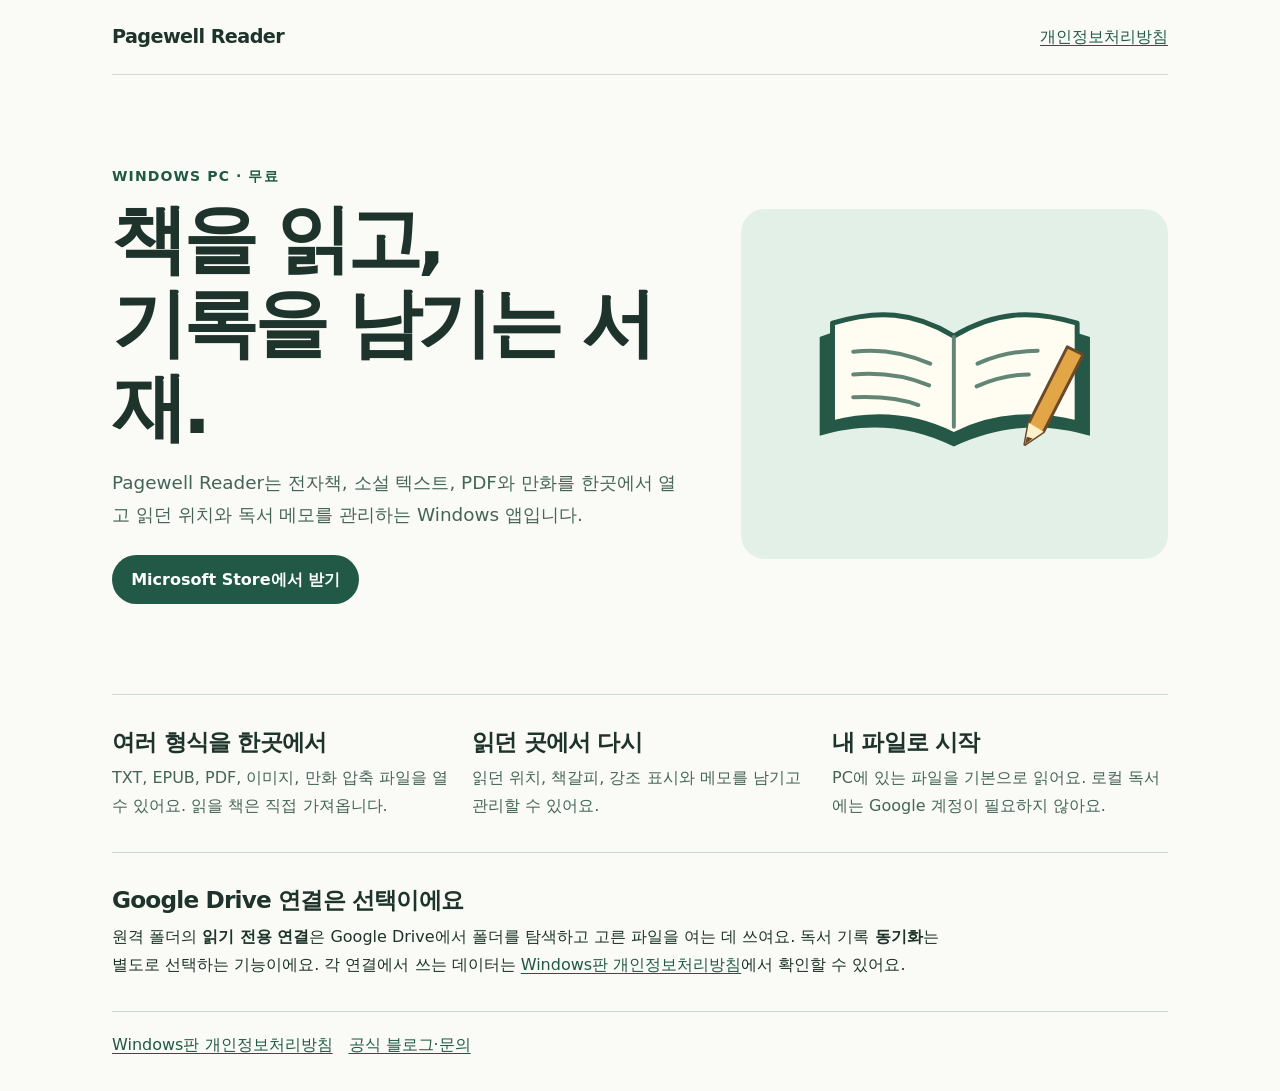
<file: index.html>
<!doctype html>
<html lang="ko"><head><meta charset="utf-8"><meta name="viewport" content="width=device-width,initial-scale=1"><meta name="description" content="Pagewell Reader는 Windows에서 전자책, 문서, 만화를 열고 읽던 위치와 독서 메모를 관리하는 무료 앱입니다."><title>Pagewell Reader for Windows</title><link rel="stylesheet" href="style.css"></head>
<body><header><a class="brand" href="./">Pagewell Reader</a><nav aria-label="사이트 메뉴"><a href="privacy.html">개인정보처리방침</a></nav></header>
<main><section class="hero"><div><p class="label">Windows PC · 무료</p><h1>책을 읽고,<br>기록을 남기는 서재.</h1><p class="intro">Pagewell Reader는 전자책, 소설 텍스트, PDF와 만화를 한곳에서 열고 읽던 위치와 독서 메모를 관리하는 Windows 앱입니다.</p><div class="actions"><a class="button" href="https://apps.microsoft.com/detail/9N9WVJ87WN8H">Microsoft Store에서 받기</a></div></div>
<div class="illustration" aria-hidden="true"><svg viewBox="0 0 320 240" fill="none" xmlns="http://www.w3.org/2000/svg"><path d="M23 72c41-17 91-17 136 9 44-26 91-26 138-9v100c-45-13-89-12-138 11-46-23-93-24-136-11V72Z" fill="#255846"/><path d="M36 58c45-14 82-12 123 13 42-25 79-27 125-13v101c-45-11-86-8-125 12-40-20-80-23-123-12V58Z" fill="#fffdf1" stroke="#255846" stroke-width="5" stroke-linejoin="round"/><path d="M159 72v91M57 87c23-3 48-1 78 12m-78 11c24-2 50 0 77 11m-77 12c24-1 48 1 66 8m60-42c20-9 41-13 61-13m-62 36c21-9 39-12 53-12" stroke="#638575" stroke-width="4" stroke-linecap="round"/><path d="m235 159 39-77 16 8-40 78-19 13 4-22Z" fill="#e3a646" stroke="#6b4a2c" stroke-width="3" stroke-linejoin="round"/><path d="m235 159 15 9-19 13 4-22Z" fill="#fff0ca"/><path d="m233 173-2 8 8-6" fill="#6b4a2c"/></svg></div></section>
<section class="features" aria-label="주요 기능"><article><h2>여러 형식을 한곳에서</h2><p>TXT, EPUB, PDF, 이미지, 만화 압축 파일을 열 수 있어요. 읽을 책은 직접 가져옵니다.</p></article><article><h2>읽던 곳에서 다시</h2><p>읽던 위치, 책갈피, 강조 표시와 메모를 남기고 관리할 수 있어요.</p></article><article><h2>내 파일로 시작</h2><p>PC에 있는 파일을 기본으로 읽어요. 로컬 독서에는 Google 계정이 필요하지 않아요.</p></article></section>
<section class="optional"><h2>Google Drive 연결은 선택이에요</h2><p>원격 폴더의 <strong>읽기 전용 연결</strong>은 Google Drive에서 폴더를 탐색하고 고른 파일을 여는 데 쓰여요. 독서 기록 <strong>동기화</strong>는 별도로 선택하는 기능이에요. 각 연결에서 쓰는 데이터는 <a href="privacy.html#google">Windows판 개인정보처리방침</a>에서 확인할 수 있어요.</p></section></main>
<footer><a href="privacy.html">Windows판 개인정보처리방침</a><a href="https://blog.naver.com/pagewell">공식 블로그·문의</a></footer></body></html>
</file>
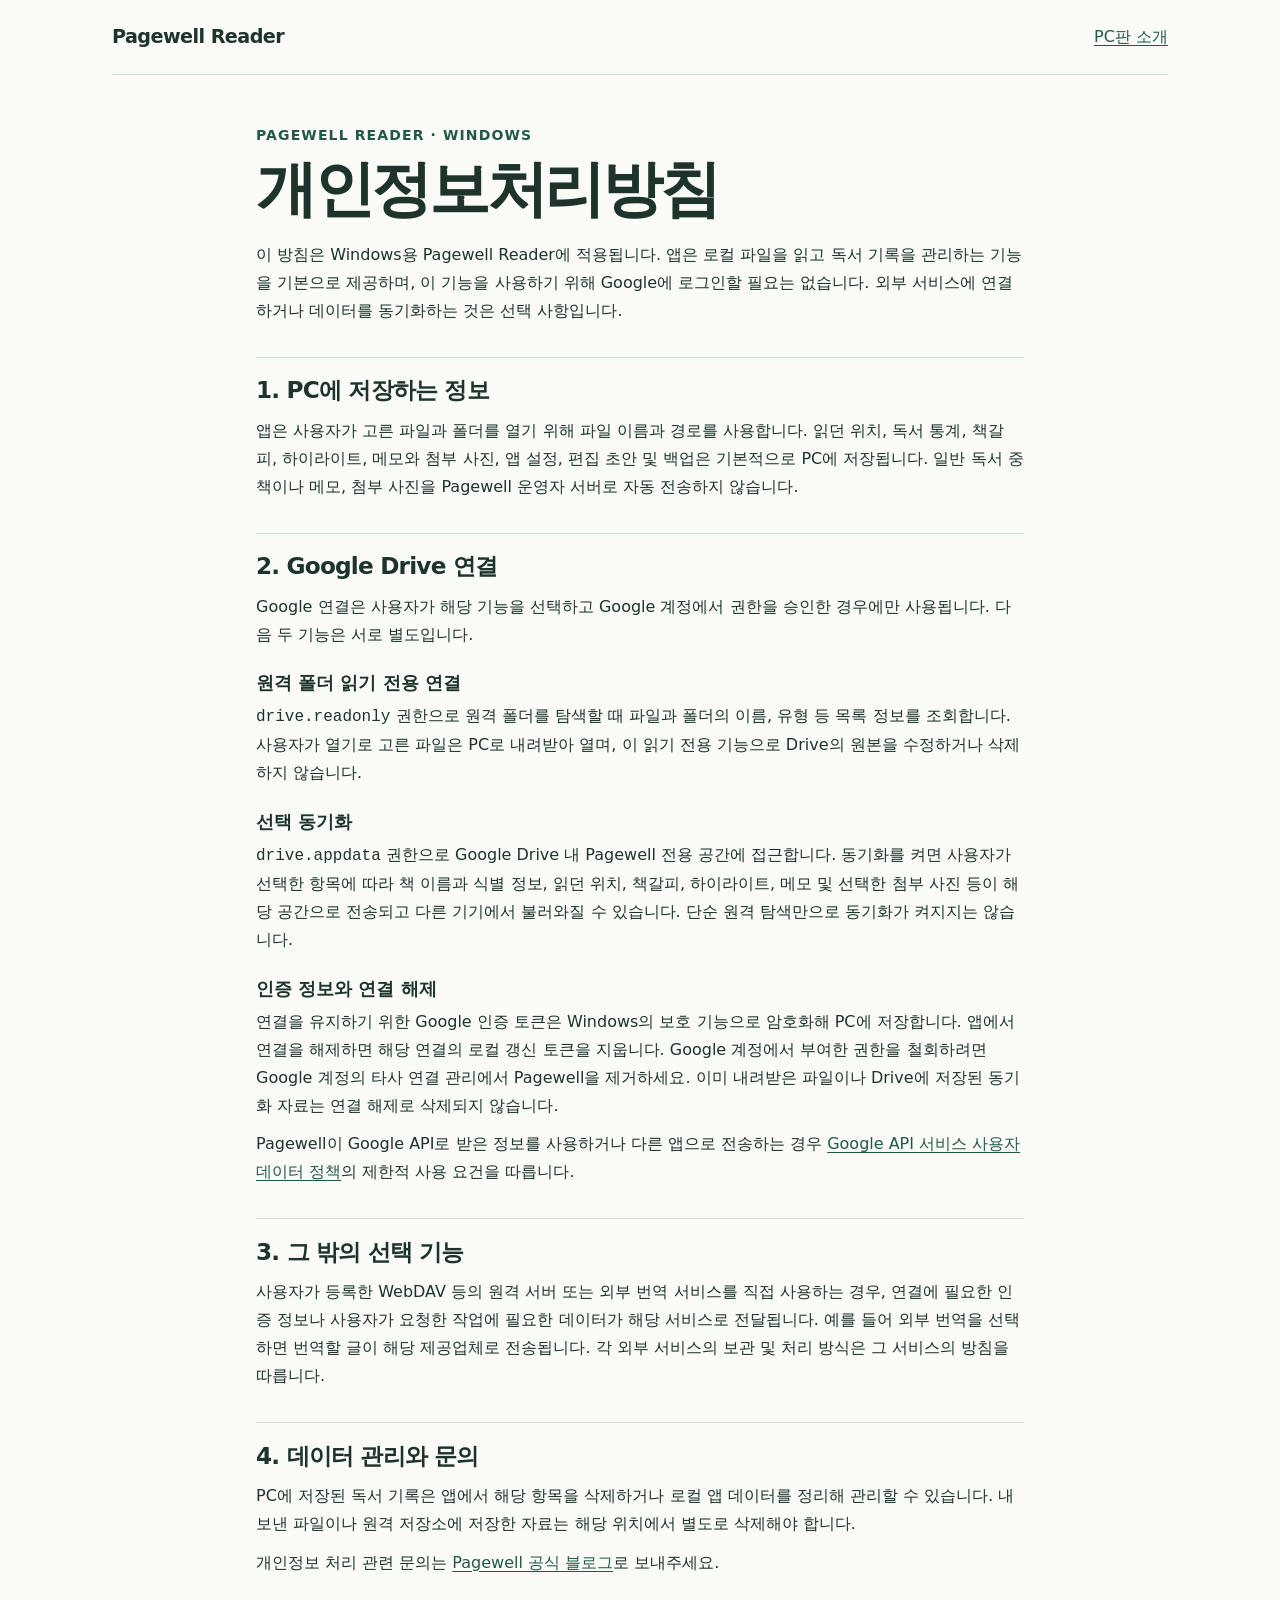
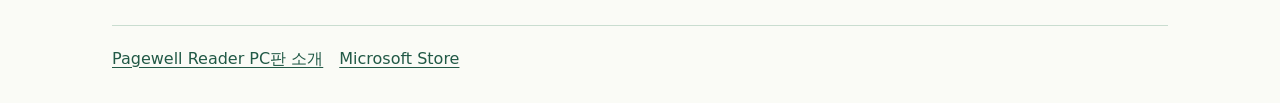
<file: privacy.html>
<!doctype html>
<html lang="ko"><head><meta charset="utf-8"><meta name="viewport" content="width=device-width,initial-scale=1"><meta name="description" content="Pagewell Reader Windows판의 개인정보처리방침입니다."><title>Windows판 개인정보처리방침 | Pagewell Reader</title><link rel="stylesheet" href="style.css"></head>
<body><header><a class="brand" href="./">Pagewell Reader</a><nav aria-label="사이트 메뉴"><a href="./">PC판 소개</a></nav></header>
<main class="policy"><p class="label">Pagewell Reader · Windows</p><h1>개인정보처리방침</h1>
<p>이 방침은 Windows용 Pagewell Reader에 적용됩니다. 앱은 로컬 파일을 읽고 독서 기록을 관리하는 기능을 기본으로 제공하며, 이 기능을 사용하기 위해 Google에 로그인할 필요는 없습니다. 외부 서비스에 연결하거나 데이터를 동기화하는 것은 선택 사항입니다.</p>
<h2>1. PC에 저장하는 정보</h2><p>앱은 사용자가 고른 파일과 폴더를 열기 위해 파일 이름과 경로를 사용합니다. 읽던 위치, 독서 통계, 책갈피, 하이라이트, 메모와 첨부 사진, 앱 설정, 편집 초안 및 백업은 기본적으로 PC에 저장됩니다. 일반 독서 중 책이나 메모, 첨부 사진을 Pagewell 운영자 서버로 자동 전송하지 않습니다.</p>
<h2 id="google">2. Google Drive 연결</h2><p>Google 연결은 사용자가 해당 기능을 선택하고 Google 계정에서 권한을 승인한 경우에만 사용됩니다. 다음 두 기능은 서로 별도입니다.</p>
<h3>원격 폴더 읽기 전용 연결</h3><p><code>drive.readonly</code> 권한으로 원격 폴더를 탐색할 때 파일과 폴더의 이름, 유형 등 목록 정보를 조회합니다. 사용자가 열기로 고른 파일은 PC로 내려받아 열며, 이 읽기 전용 기능으로 Drive의 원본을 수정하거나 삭제하지 않습니다.</p>
<h3>선택 동기화</h3><p><code>drive.appdata</code> 권한으로 Google Drive 내 Pagewell 전용 공간에 접근합니다. 동기화를 켜면 사용자가 선택한 항목에 따라 책 이름과 식별 정보, 읽던 위치, 책갈피, 하이라이트, 메모 및 선택한 첨부 사진 등이 해당 공간으로 전송되고 다른 기기에서 불러와질 수 있습니다. 단순 원격 탐색만으로 동기화가 켜지지는 않습니다.</p>
<h3>인증 정보와 연결 해제</h3><p>연결을 유지하기 위한 Google 인증 토큰은 Windows의 보호 기능으로 암호화해 PC에 저장합니다. 앱에서 연결을 해제하면 해당 연결의 로컬 갱신 토큰을 지웁니다. Google 계정에서 부여한 권한을 철회하려면 Google 계정의 타사 연결 관리에서 Pagewell을 제거하세요. 이미 내려받은 파일이나 Drive에 저장된 동기화 자료는 연결 해제로 삭제되지 않습니다.</p>
<p>Pagewell이 Google API로 받은 정보를 사용하거나 다른 앱으로 전송하는 경우 <a href="https://developers.google.com/terms/api-services-user-data-policy">Google API 서비스 사용자 데이터 정책</a>의 제한적 사용 요건을 따릅니다.</p>
<h2>3. 그 밖의 선택 기능</h2><p>사용자가 등록한 WebDAV 등의 원격 서버 또는 외부 번역 서비스를 직접 사용하는 경우, 연결에 필요한 인증 정보나 사용자가 요청한 작업에 필요한 데이터가 해당 서비스로 전달됩니다. 예를 들어 외부 번역을 선택하면 번역할 글이 해당 제공업체로 전송됩니다. 각 외부 서비스의 보관 및 처리 방식은 그 서비스의 방침을 따릅니다.</p>
<h2>4. 데이터 관리와 문의</h2><p>PC에 저장된 독서 기록은 앱에서 해당 항목을 삭제하거나 로컬 앱 데이터를 정리해 관리할 수 있습니다. 내보낸 파일이나 원격 저장소에 저장한 자료는 해당 위치에서 별도로 삭제해야 합니다.</p><p>개인정보 처리 관련 문의는 <a href="https://blog.naver.com/pagewell">Pagewell 공식 블로그</a>로 보내주세요.</p></main>
<footer><a href="./">Pagewell Reader PC판 소개</a><a href="https://apps.microsoft.com/detail/9N9WVJ87WN8H">Microsoft Store</a></footer></body></html>
</file>
<file: style.css>
:root{color-scheme:light;--ink:#1d332b;--muted:#456459;--mint:#e2f0e8;--paper:#fafbf6;--rule:#c9ddd0;--green:#215946}
*{box-sizing:border-box}body{margin:0;color:var(--ink);background:var(--paper);font:1rem/1.75 system-ui,"Malgun Gothic",sans-serif}a{color:var(--green);text-underline-offset:.2em}a:focus-visible{outline:3px solid #317a64;outline-offset:4px}h1,h2,h3,p{margin:0}header,main,footer{width:min(100% - 2.5rem,66rem);margin-inline:auto}header{display:flex;justify-content:space-between;gap:1rem;align-items:center;padding:1.25rem 0;border-bottom:1px solid var(--rule)}.brand{font-size:1.2rem;font-weight:800;letter-spacing:-.03em;color:var(--ink);text-decoration:none}nav{display:flex;flex-wrap:wrap;gap:.5rem 1.25rem}.label{font-size:.875rem;letter-spacing:.08em;color:var(--green);font-weight:750;text-transform:uppercase}.hero{display:grid;grid-template-columns:1.14fr .86fr;gap:clamp(1.5rem,5vw,4.5rem);align-items:center;padding:clamp(2.5rem,7vw,6rem) 0}h1{font-size:clamp(2.5rem,6vw,4.7rem);line-height:1.12;letter-spacing:-.055em;margin:.5rem 0 1.1rem}.intro{font-size:1.15rem;color:var(--muted);max-width:39rem}.actions{display:flex;gap:.8rem 1.1rem;flex-wrap:wrap;align-items:center;margin-top:1.5rem}.button{display:inline-block;padding:.65rem 1.2rem;border-radius:2rem;background:var(--green);color:#fff;text-decoration:none;font-weight:700}.illustration{border-radius:1.5rem;aspect-ratio:1.22;display:grid;place-items:center;background:var(--mint);overflow:hidden}.illustration svg{width:74%;height:auto}.features{display:grid;grid-template-columns:repeat(3,1fr);gap:1.5rem;padding:2rem 0;border-block:1px solid var(--rule)}h2{font-size:1.45rem;line-height:1.3;letter-spacing:-.035em}h3{font-size:1.12rem;margin:1.15rem 0 .25rem}.features p{margin-top:.45rem;color:var(--muted)}.optional{padding:2rem 0}.optional p{margin-top:.5rem;max-width:52rem}.policy{max-width:48rem;padding:3rem 0}.policy h1{font-size:clamp(2.1rem,5.4vw,3.8rem)}.policy h2{margin:2rem 0 .7rem;border-top:1px solid var(--rule);padding-top:1.1rem}.policy p+p{margin-top:.65rem}.policy li+li{margin-top:.35rem}footer{color:var(--muted);border-top:1px solid var(--rule);padding:1.2rem 0 2rem}footer a{margin-right:1rem}@media(max-width:700px){.hero,.features{grid-template-columns:1fr}.illustration{max-height:17rem}header{align-items:flex-start}.features{gap:1.25rem}}
</file>
